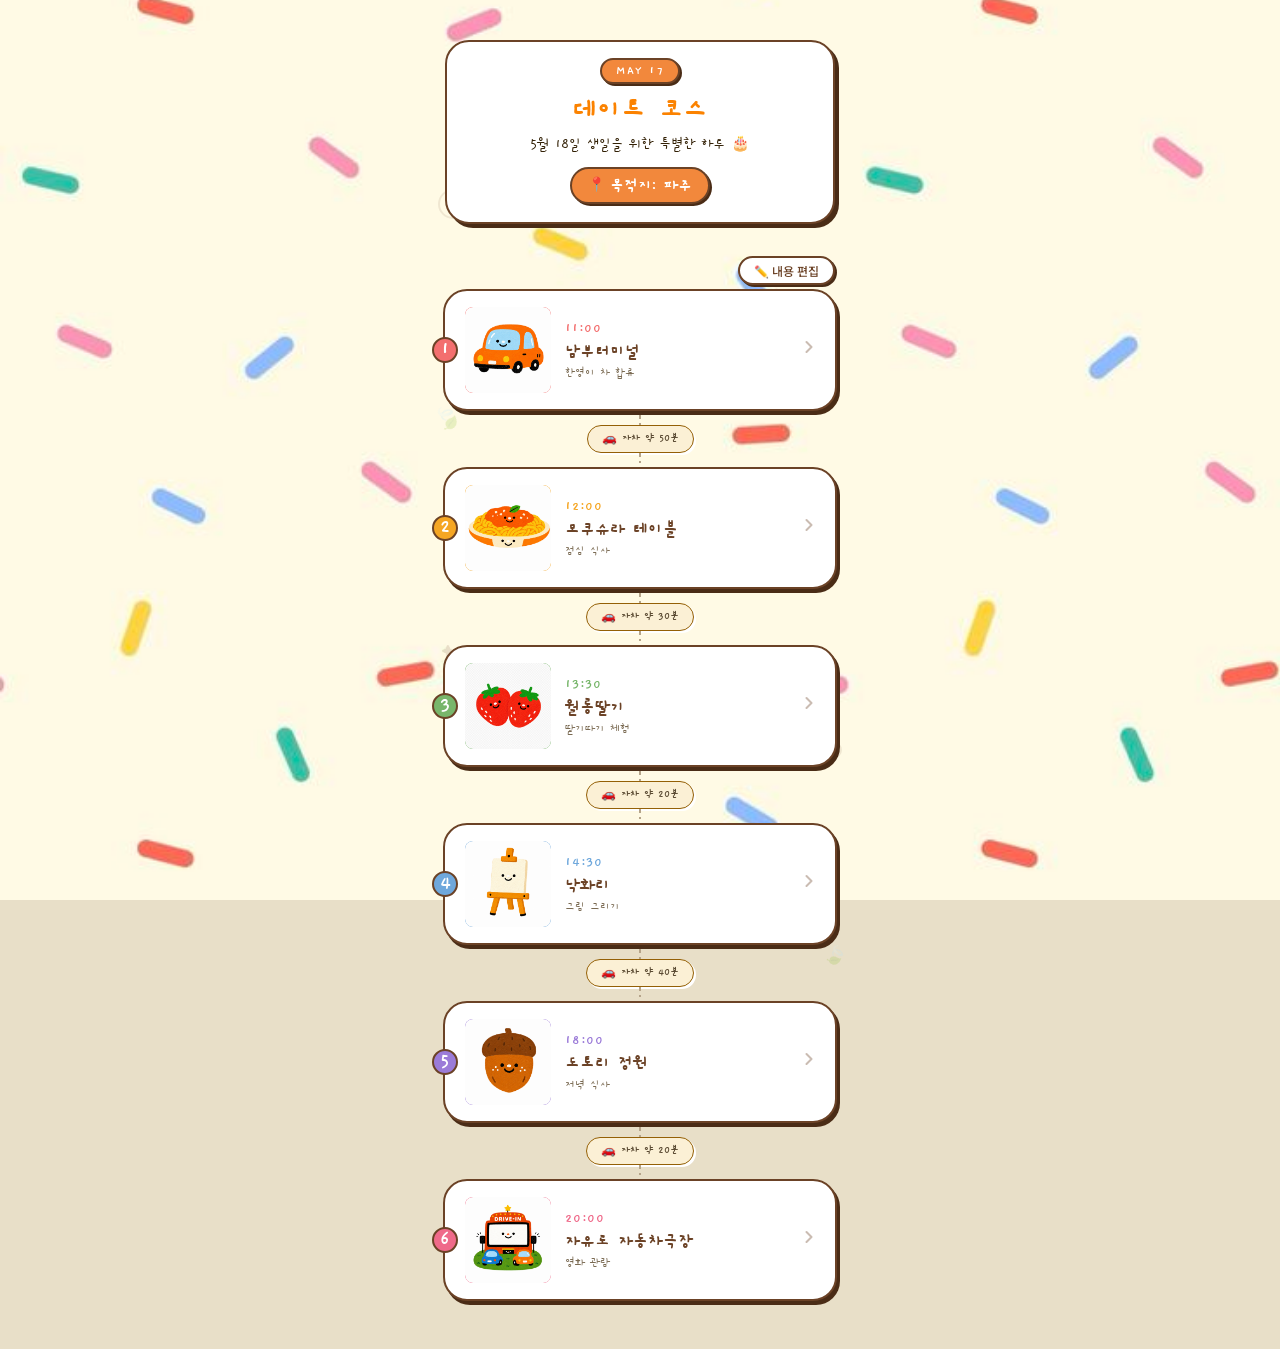
<file: index.html>
<!DOCTYPE html>
<html lang="ko">
<head>
  <meta charset="UTF-8" />
  <meta name="viewport" content="width=device-width, initial-scale=1.0, maximum-scale=1.0, user-scalable=no" />
  <title>5월 17일 데이트 코스</title>
  <link rel="preconnect" href="https://fonts.googleapis.com" />
  <link rel="preconnect" href="https://fonts.gstatic.com" crossorigin />
  <link href="https://fonts.googleapis.com/css2?family=Gaegu:wght@400;700&family=Noto+Sans+KR:wght@400;500;600;700&display=swap" rel="stylesheet" />
  <link rel="stylesheet" href="style.css" />
</head>
<body>
<div id="app">

  <!-- 메인 페이지 -->
  <div id="main-page" class="main-page">

    <!-- 배경 데코 -->
    <div class="main-deco-bg" aria-hidden="true">
      <span class="deco-asterisk" style="top:5%;left:6%;font-size:22px;">✱</span>
      <span class="deco-asterisk" style="top:8%;right:8%;font-size:14px;">✦</span>
      <span class="deco-asterisk" style="top:22%;right:5%;font-size:18px;">✱</span>
      <span class="deco-asterisk" style="top:48%;left:4%;font-size:12px;">✦</span>
      <span class="deco-asterisk" style="top:65%;right:6%;font-size:20px;">✱</span>
      <span class="deco-asterisk" style="top:80%;left:8%;font-size:14px;">✦</span>
      <span class="deco-circle-outline" style="width:30px;height:30px;top:14%;left:3%;"></span>
      <span class="deco-circle-outline" style="width:16px;height:16px;top:55%;right:3%;"></span>
      <span class="deco-leaf" style="top:30%;left:2%;font-size:22px;transform:rotate(-30deg);">🍃</span>
      <span class="deco-leaf" style="top:70%;right:2%;font-size:18px;transform:rotate(20deg);">🍃</span>
    </div>

    <!-- 헤더 -->
    <header class="main-header">
      <div class="header-title-card">
        <div class="header-date-tag">MAY 17</div>
        <h1 class="main-title">데이트 코스</h1>
        <p class="main-subtitle">5월 18일 생일을 위한 특별한 하루 🎂</p>
        <div class="destination-pill">
          <span class="pill-icon">📍</span>
          <span>목적지: 파주</span>
        </div>
      </div>
    </header>

    <!-- 편집 버튼 -->
    <div style="display:flex; justify-content:flex-end; padding: 0 20px 4px;">
      <a href="edit.html" style="
        font-family:'Noto Sans KR',sans-serif; font-size:12px; font-weight:500;
        color:var(--brown); background:#fff; border:2px solid var(--brown);
        border-radius:999px; padding:4px 14px; box-shadow:2px 2px 0 var(--brown-shadow);
        text-decoration:none; display:inline-flex; align-items:center; gap:5px;
      ">✏️ 내용 편집</a>
    </div>

    <!-- 코스 리스트 (JS 렌더링) -->
    <div id="course-list" class="course-list"></div>

    <div class="page-bottom-space"></div>
  </div>

</div>
<script src="script.js"></script>
</body>
</html>
</file>
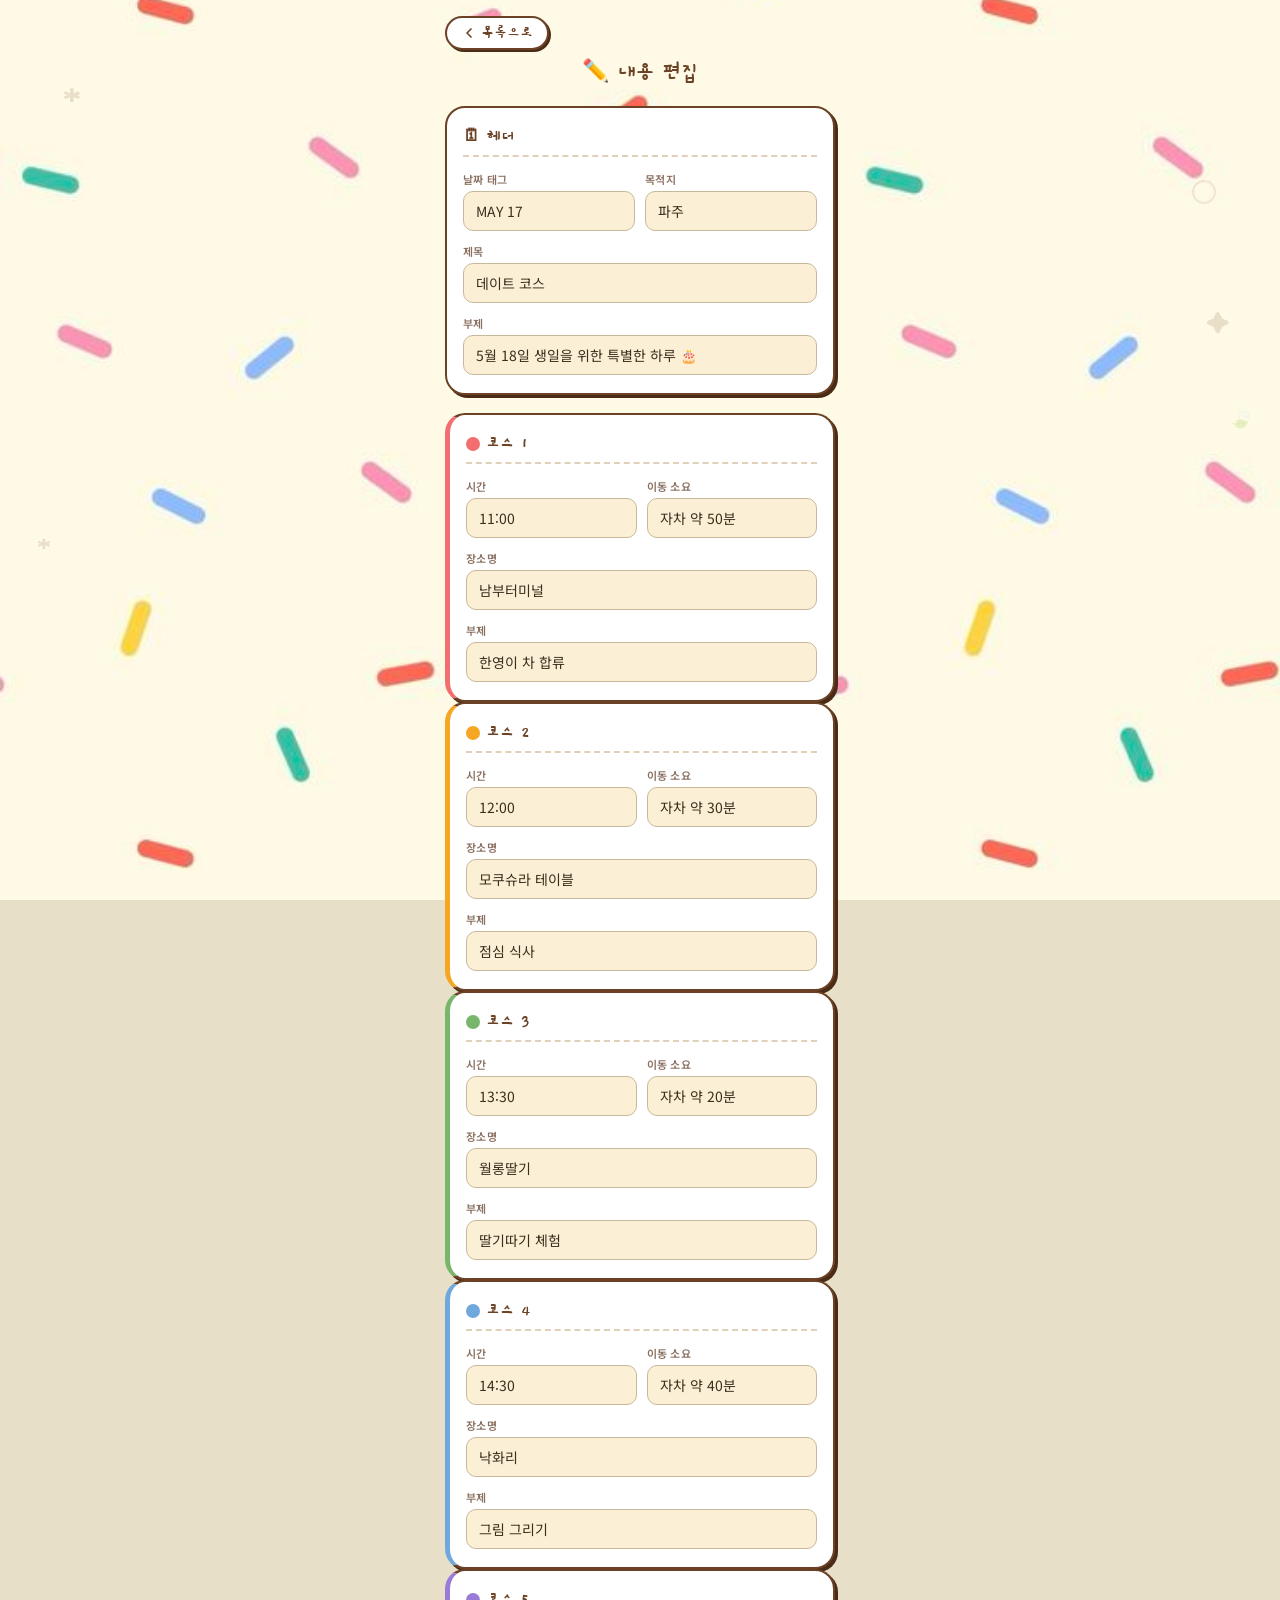
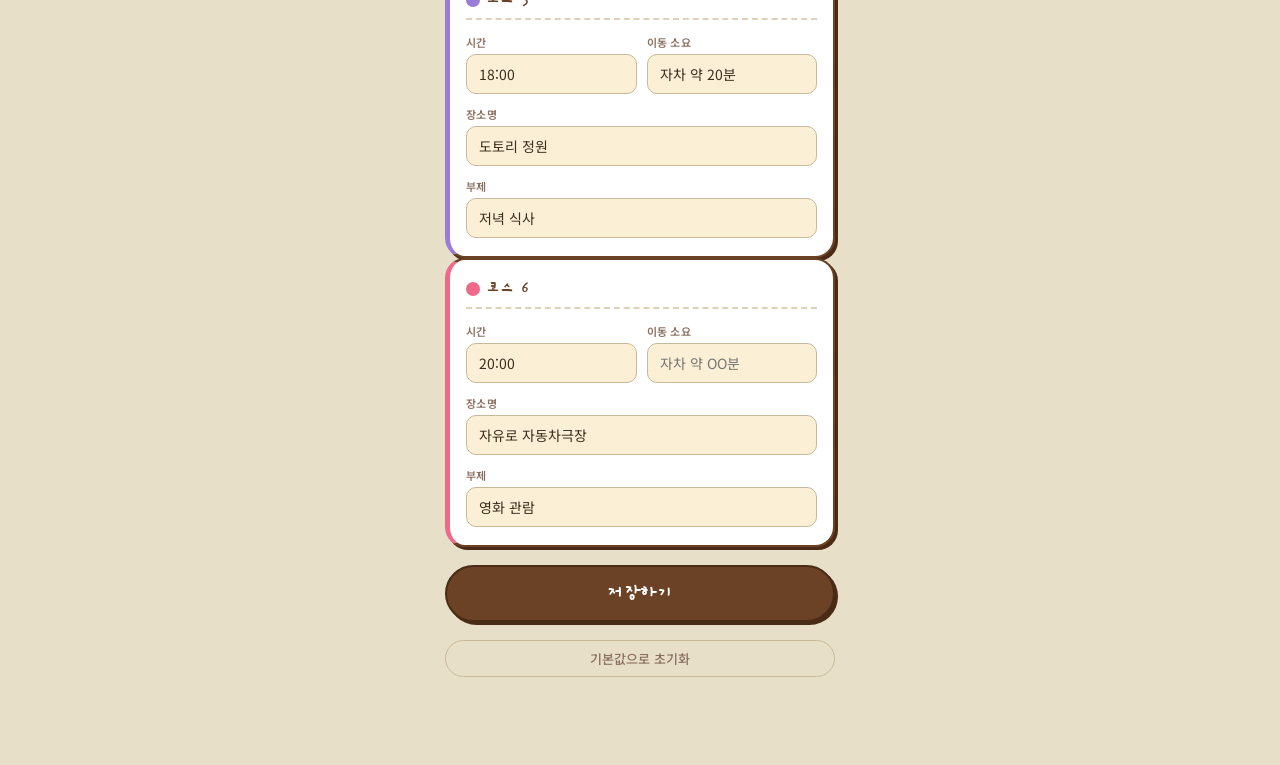
<file: edit.html>
<!DOCTYPE html>
<html lang="ko">
<head>
  <meta charset="UTF-8" />
  <meta name="viewport" content="width=device-width, initial-scale=1.0, maximum-scale=1.0, user-scalable=no" />
  <title>내용 편집 — 데이트 코스</title>
  <link rel="preconnect" href="https://fonts.googleapis.com" />
  <link rel="preconnect" href="https://fonts.gstatic.com" crossorigin />
  <link href="https://fonts.googleapis.com/css2?family=Gaegu:wght@400;700&family=Noto+Sans+KR:wght@400;500;600;700&display=swap" rel="stylesheet" />
  <link rel="stylesheet" href="style.css" />
  <style>
    .edit-page {
      padding: 20px 20px 40px;
      display: flex;
      flex-direction: column;
      gap: 18px;
    }

    .edit-top-nav {
      display: flex;
      align-items: center;
      justify-content: space-between;
      padding: 16px 20px 0;
    }

    .edit-back-btn {
      font-family: 'Gaegu', sans-serif;
      font-size: 16px;
      font-weight: 700;
      color: var(--brown);
      text-decoration: none;
      display: inline-flex;
      align-items: center;
      gap: 4px;
      background: #fff;
      border: 2px solid var(--brown);
      border-radius: 999px;
      padding: 5px 14px;
      box-shadow: 2px 2px 0 var(--brown-shadow);
    }

    .edit-page-title {
      font-family: 'Gaegu', sans-serif;
      font-size: 22px;
      font-weight: 700;
      color: var(--brown);
      text-align: center;
      padding: 8px 20px 0;
    }

    .edit-section {
      background: #fff;
      border: 2px solid var(--brown);
      border-radius: 20px;
      box-shadow: 3px 3px 0 var(--brown-shadow);
      padding: 18px 16px;
      display: flex;
      flex-direction: column;
      gap: 12px;
    }

    .edit-section-title {
      font-family: 'Gaegu', sans-serif;
      font-size: 17px;
      font-weight: 700;
      color: var(--brown);
      border-bottom: 2px dashed #e0d0b8;
      padding-bottom: 8px;
      margin-bottom: 2px;
      display: flex;
      align-items: center;
      gap: 6px;
    }

    .edit-field {
      display: flex;
      flex-direction: column;
      gap: 4px;
    }

    .edit-label {
      font-family: 'Noto Sans KR', sans-serif;
      font-size: 11px;
      font-weight: 600;
      color: #8a7060;
      letter-spacing: 0.3px;
      text-transform: uppercase;
    }

    .edit-input {
      font-family: 'Noto Sans KR', sans-serif;
      font-size: 14px;
      font-weight: 400;
      color: #3A2E1E;
      background: #FBF0D5;
      border: 1.5px solid #c8b89a;
      border-radius: 10px;
      padding: 9px 12px;
      outline: none;
      width: 100%;
      transition: border-color 0.15s, box-shadow 0.15s;
      -webkit-appearance: none;
    }

    .edit-input:focus {
      border-color: var(--brown);
      box-shadow: 0 0 0 2px rgba(107,66,38,0.15);
      background: #fff;
    }

    .course-section {
      border-left: 5px solid var(--course-color, #ccc);
    }

    .edit-row {
      display: grid;
      grid-template-columns: 1fr 1fr;
      gap: 10px;
    }

    .save-btn {
      font-family: 'Gaegu', sans-serif;
      font-size: 20px;
      font-weight: 700;
      color: #fff;
      background: var(--brown);
      border: 2px solid var(--brown-shadow);
      border-radius: 999px;
      box-shadow: 3px 3px 0 var(--brown-shadow);
      padding: 14px;
      width: 100%;
      cursor: pointer;
      letter-spacing: 0.5px;
      transition: transform 0.1s, box-shadow 0.1s;
      -webkit-appearance: none;
    }

    .save-btn:active {
      transform: translate(2px, 2px);
      box-shadow: 1px 1px 0 var(--brown-shadow);
    }

    .reset-btn {
      font-family: 'Noto Sans KR', sans-serif;
      font-size: 13px;
      font-weight: 500;
      color: #8a7060;
      background: transparent;
      border: 1.5px solid #c8b89a;
      border-radius: 999px;
      padding: 8px 20px;
      cursor: pointer;
      width: 100%;
      -webkit-appearance: none;
    }

    .toast {
      position: fixed;
      bottom: 32px;
      left: 50%;
      transform: translateX(-50%) translateY(20px);
      background: var(--brown);
      color: #fff;
      font-family: 'Noto Sans KR', sans-serif;
      font-size: 14px;
      font-weight: 500;
      padding: 10px 22px;
      border-radius: 999px;
      opacity: 0;
      transition: opacity 0.25s, transform 0.25s;
      pointer-events: none;
      white-space: nowrap;
      z-index: 999;
    }
    .toast.show {
      opacity: 1;
      transform: translateX(-50%) translateY(0);
    }
  </style>
</head>
<body>
<div id="app">

  <div class="detail-deco-bg" aria-hidden="true">
    <span class="deco-asterisk" style="top:10%;left:5%;font-size:16px;">✱</span>
    <span class="deco-asterisk" style="top:35%;right:4%;font-size:22px;">✦</span>
    <span class="deco-asterisk" style="top:60%;left:3%;font-size:12px;">✱</span>
    <span class="deco-circle-outline" style="width:24px;height:24px;top:20%;right:5%;"></span>
    <span class="deco-leaf" style="top:45%;right:2%;font-size:20px;transform:rotate(15deg);">🍃</span>
  </div>

  <div class="edit-top-nav">
    <a href="index.html" class="edit-back-btn">
      <svg width="16" height="16" viewBox="0 0 24 24" fill="none" stroke="currentColor" stroke-width="2.5" stroke-linecap="round" stroke-linejoin="round"><path d="M15 18l-6-6 6-6"/></svg>
      목록으로
    </a>
  </div>

  <p class="edit-page-title">✏️ 내용 편집</p>

  <div class="edit-page" id="edit-form">

    <!-- 헤더 섹션 -->
    <div class="edit-section">
      <div class="edit-section-title">🗓 헤더</div>

      <div class="edit-row">
        <div class="edit-field">
          <label class="edit-label">날짜 태그</label>
          <input class="edit-input" id="h-dateTag" type="text" placeholder="MAY 17" />
        </div>
        <div class="edit-field">
          <label class="edit-label">목적지</label>
          <input class="edit-input" id="h-destination" type="text" placeholder="파주" />
        </div>
      </div>

      <div class="edit-field">
        <label class="edit-label">제목</label>
        <input class="edit-input" id="h-title" type="text" placeholder="데이트 코스" />
      </div>

      <div class="edit-field">
        <label class="edit-label">부제</label>
        <input class="edit-input" id="h-subtitle" type="text" placeholder="5월 18일 생일을 위한 특별한 하루 🎂" />
      </div>
    </div>

    <!-- 코스 섹션 (JS 렌더링) -->
    <div id="courses-form"></div>

    <button class="save-btn" id="save-btn">저장하기</button>
    <button class="reset-btn" id="reset-btn">기본값으로 초기화</button>

  </div>

  <div class="page-bottom-space"></div>
</div>

<div class="toast" id="toast">저장되었어요 ✓</div>

<script>
const defaultCourses = [
  { id: 1, time: "11:00", title: "남부터미널",        subtitle: "한영이 차 합류", travelToNext: "자차 약 50분", color: "#F36F6F" },
  { id: 2, time: "12:00", title: "모쿠슈라 테이블",   subtitle: "점심 식사",      travelToNext: "자차 약 30분", color: "#F5A623" },
  { id: 3, time: "13:30", title: "월롱딸기",          subtitle: "딸기따기 체험",  travelToNext: "자차 약 20분", color: "#78B66B" },
  { id: 4, time: "14:30", title: "낙화리",            subtitle: "그림 그리기",    travelToNext: "자차 약 40분", color: "#6FA8DC" },
  { id: 5, time: "18:00", title: "도토리 정원",       subtitle: "저녁 식사",      travelToNext: "자차 약 20분", color: "#9B7BD8" },
  { id: 6, time: "20:00", title: "자유로 자동차극장", subtitle: "영화 관람",      travelToNext: "",             color: "#EF6A8A" },
];

const defaultHeader = {
  dateTag: "MAY 17",
  title: "데이트 코스",
  subtitle: "5월 18일 생일을 위한 특별한 하루 🎂",
  destination: "파주",
};

/* ── 현재 저장값 불러오기 ── */
const savedCourses = localStorage.getItem('edit_courses');
const courses = savedCourses ? JSON.parse(savedCourses) : defaultCourses;

const savedHeader = localStorage.getItem('edit_header');
const header = savedHeader ? JSON.parse(savedHeader) : defaultHeader;

/* ── 헤더 필드 채우기 ── */
document.getElementById('h-dateTag').value     = header.dateTag;
document.getElementById('h-title').value       = header.title;
document.getElementById('h-subtitle').value    = header.subtitle;
document.getElementById('h-destination').value = header.destination;

/* ── 코스 폼 렌더링 ── */
const coursesForm = document.getElementById('courses-form');
courses.forEach(function (c) {
  const sec = document.createElement('div');
  sec.className = 'edit-section course-section';
  sec.style.setProperty('--course-color', c.color);
  sec.innerHTML = `
    <div class="edit-section-title">
      <span style="display:inline-block;width:14px;height:14px;border-radius:50%;background:${c.color};flex-shrink:0;"></span>
      코스 ${c.id}
    </div>
    <div class="edit-row">
      <div class="edit-field">
        <label class="edit-label">시간</label>
        <input class="edit-input" id="c${c.id}-time" type="text" value="${c.time}" placeholder="00:00" />
      </div>
      <div class="edit-field">
        <label class="edit-label">이동 소요</label>
        <input class="edit-input" id="c${c.id}-travel" type="text" value="${c.travelToNext}" placeholder="자차 약 OO분" />
      </div>
    </div>
    <div class="edit-field">
      <label class="edit-label">장소명</label>
      <input class="edit-input" id="c${c.id}-title" type="text" value="${c.title}" />
    </div>
    <div class="edit-field">
      <label class="edit-label">부제</label>
      <input class="edit-input" id="c${c.id}-subtitle" type="text" value="${c.subtitle}" />
    </div>
  `;
  coursesForm.appendChild(sec);
});

/* ── 저장 ── */
document.getElementById('save-btn').addEventListener('click', function () {
  const newHeader = {
    dateTag:     document.getElementById('h-dateTag').value,
    title:       document.getElementById('h-title').value,
    subtitle:    document.getElementById('h-subtitle').value,
    destination: document.getElementById('h-destination').value,
  };

  const newCourses = courses.map(function (c) {
    return Object.assign({}, c, {
      time:        document.getElementById('c' + c.id + '-time').value,
      title:       document.getElementById('c' + c.id + '-title').value,
      subtitle:    document.getElementById('c' + c.id + '-subtitle').value,
      travelToNext: document.getElementById('c' + c.id + '-travel').value,
    });
  });

  localStorage.setItem('edit_header',  JSON.stringify(newHeader));
  localStorage.setItem('edit_courses', JSON.stringify(newCourses));

  showToast('저장되었어요 ✓');
  setTimeout(function () { window.location.href = 'index.html'; }, 900);
});

/* ── 초기화 ── */
document.getElementById('reset-btn').addEventListener('click', function () {
  if (!confirm('모든 내용을 기본값으로 되돌릴까요?')) return;
  localStorage.removeItem('edit_header');
  localStorage.removeItem('edit_courses');
  window.location.reload();
});

/* ── 토스트 ── */
function showToast(msg) {
  const t = document.getElementById('toast');
  t.textContent = msg;
  t.classList.add('show');
  setTimeout(function () { t.classList.remove('show'); }, 2000);
}
</script>
</body>
</html>
</file>
<file: style.css>
/* =========================================================
   Reset & Base
   ========================================================= */
*, *::before, *::after {
  box-sizing: border-box;
  margin: 0;
  padding: 0;
  -webkit-tap-highlight-color: transparent;
}

html { font-size: 16px; }

/* 브라운 계열 통일 변수 */
:root {
  --brown: #6B4226;       /* 부드러운 브라운 (기존 #1A1A1A 대체) */
  --brown-shadow: #4A2C16; /* 그림자용 진한 브라운 */
}

body {
  font-family: 'Gaegu', 'Noto Sans KR', -apple-system, BlinkMacSystemFont, 'Segoe UI', sans-serif;
  background-color: #E8DFC8;
  display: flex;
  justify-content: center;
  min-height: 100vh;
  color: var(--brown);
  -webkit-font-smoothing: antialiased;
}


/* =========================================================
   앱 컨테이너
   ========================================================= */
#app {
  width: 100%;
  max-width: 430px;
  min-height: 100vh;
  background-color: transparent;
  position: relative;
  overflow: hidden;
}

/* 배경 이미지 고정 */
body::before {
  content: '';
  position: fixed;
  inset: 0;
  background-image: url('img/bg03.png');
  background-size: cover;
  background-position: center center;
  background-repeat: no-repeat;
  z-index: -1;
}


/* =========================================================
   페이지 전환
   ========================================================= */
.page {
  display: none;
  min-height: 100vh;
  position: relative;
  z-index: 1;
}

.page.active {
  display: block;
}


/* =========================================================
   메인 페이지 래퍼
   ========================================================= */
.main-page {
  position: relative;
  min-height: 100vh;
  z-index: 1;
}

/* =========================================================
   메인 페이지 - 헤더
   ========================================================= */
.main-header {
  display: flex;
  align-items: center;
  justify-content: center;
  gap: 12px;
  padding: 40px 20px 24px;
  position: relative;
  background: none;
  border: none;
  margin-bottom: 8px;
}

/* 중앙 타이틀 카드 — 스티커 스타일 */
.header-title-card {
  flex: 1;
  background-color: #FFFFFF;
  border: 2px solid var(--brown);
  border-radius: 24px;
  box-shadow: 4px 4px 0px var(--brown-shadow);
  padding: 16px 18px 18px;
  text-align: center;
  display: flex;
  flex-direction: column;
  align-items: center;
  gap: 6px;
}

/* 날짜 태그 */
.header-date-tag {
  display: inline-block;
  background-color: #F2883C;
  color: #FFFFFF;
  font-size: 13px;
  font-weight: 700;
  letter-spacing: 1.5px;
  padding: 3px 14px;
  border-radius: 999px;
  border: 2px solid var(--brown);
  box-shadow: 2px 2px 0px var(--brown-shadow);
  margin-bottom: 2px;
}

.main-title {
  font-size: 30px;
  font-weight: 700;
  color: #fb8200;
  line-height: 1.2;
  letter-spacing: -0.3px;
}

.main-subtitle {
  font-size: 15px;
  font-weight: 400;
  color: #322005;
  line-height: 1.5;
}


/* =========================================================
   목적지 Pill
   ========================================================= */
.destination-pill {
  display: flex;
  align-items: center;
  justify-content: center;
  gap: 5px;
  width: fit-content;
  margin: 4px auto 0;
  padding: 6px 16px;
  background-color: #F2883C;
  border: 2px solid var(--brown);
  border-radius: 999px;
  box-shadow: 2px 2px 0px var(--brown-shadow);
  font-size: 17px;
  font-weight: 700;
  color: #FFFFFF;
  letter-spacing: -0.2px;
}

.pill-icon { font-size: 14px; }


/* =========================================================
   배경 데코 요소
   ========================================================= */
.main-deco-bg {
  position: absolute;
  top: 0; left: 0;
  width: 100%; height: 100%;
  pointer-events: none;
  z-index: 0;
  overflow: hidden;
}

.deco-star {
  position: absolute;
  font-style: normal;
  color: var(--brown);
  font-weight: 900;
  opacity: 0.25;
  line-height: 1;
}

.deco-asterisk {
  position: absolute;
  font-style: normal;
  font-weight: 900;
  color: var(--brown);
  pointer-events: none;
  line-height: 1;
  opacity: 0.15;
  z-index: 0;
}

.deco-circle-outline {
  position: absolute;
  border: 2px solid var(--brown);
  border-radius: 50%;
  pointer-events: none;
  opacity: 0.1;
  z-index: 0;
}

.deco-leaf {
  position: absolute;
  font-style: normal;
  pointer-events: none;
  opacity: 0.2;
  z-index: 0;
}


/* =========================================================
   코스 타임라인 리스트
   ========================================================= */
.course-list {
  padding: 0 18px;
  display: flex;
  flex-direction: column;
  align-items: center;
  position: relative;
  z-index: 1;
}

.timeline-item {
  width: 100%;
  display: flex;
  flex-direction: column;
  align-items: center;
}


/* =========================================================
   코스 카드
   ========================================================= */
.course-card {
  width: 100%;
  background-color: #FFFFFF;
  border-radius: 24px;
  border: 2px solid var(--brown);
  box-shadow: 3px 4px 0px var(--brown-shadow);
  padding: 16px 16px 16px 20px;
  display: flex;
  align-items: center;
  gap: 14px;
  cursor: pointer;
  position: relative;
  min-height: 90px;
  text-decoration: none;
  color: inherit;
  -webkit-user-select: none;
  user-select: none;
  transition: transform 0.12s ease, box-shadow 0.12s ease;
}

.course-card::before { display: none; }

.course-card:hover {
  transform: translate(-1px, -1px);
  box-shadow: 5px 5px 0px var(--brown-shadow);
}

.course-card:active {
  transform: translate(2px, 2px);
  box-shadow: 1px 2px 0px var(--brown-shadow);
}


/* =========================================================
   카드 - 이미지 영역
   ========================================================= */
.card-image-wrap {
  flex-shrink: 0;
  width: 86px;
  height: 86px;
  border-radius: 8px;
  overflow: hidden;
  background-color: var(--card-color, #F2883C);
  border: none;
  display: flex;
  align-items: center;
  justify-content: center;
  position: relative;
}

.card-image-wrap img.card-img {
  width: 100%;
  height: 100%;
  object-fit: cover;
  border-radius: 8px;
}

.card-image-wrap .card-emoji {
  font-size: 28px;
  line-height: 1;
  filter: drop-shadow(0px 1px 2px rgba(0,0,0,0.2));
}

/* 단계 번호 badge */
.card-badge {
  position: absolute;
  left: -13px;
  top: 50%;
  transform: translateY(-50%);
  width: 26px;
  height: 26px;
  border-radius: 50%;
  color: #FFFFFF;
  font-size: 20px;
  font-weight: 700;
  display: flex;
  align-items: center;
  justify-content: center;
  border: 2px solid var(--brown);
  z-index: 1;
}


/* =========================================================
   카드 - 텍스트
   ========================================================= */
.card-body {
  flex: 1;
  min-width: 0;
}

.card-time {
  font-size: 14px;
  font-weight: 700;
  color: var(--card-color, #F2883C);
  margin-bottom: 3px;
  letter-spacing: 0.8px;
}

.card-title {
  font-size: 18px;
  font-weight: 700;
  color: var(--brown);
  margin-bottom: 3px;
  white-space: nowrap;
  overflow: hidden;
  text-overflow: ellipsis;
}

.card-subtitle {
  font-size: 12px;
  font-weight: 500;
  color: #7A6A52;
  white-space: nowrap;
  overflow: hidden;
  text-overflow: ellipsis;
}

.card-arrow {
  flex-shrink: 0;
  color: var(--brown);
  opacity: 0.35;
}


/* =========================================================
   이동 시간 표시
   ========================================================= */
.travel-time-wrap {
  display: flex;
  flex-direction: column;
  align-items: center;
  padding: 4px 0;
}

.timeline-line {
  width: 2px;
  height: 10px;
  background: repeating-linear-gradient(
    to bottom,
    #B5A48A 0px, #B5A48A 4px,
    transparent 4px, transparent 8px
  );
}

.travel-time-pill {
  display: flex;
  align-items: center;
  gap: 5px;
  padding: 5px 14px;
  background-color: #FBF0D5;
  border: 1px solid #946006;
  border-radius: 999px;
  box-shadow: 2px 2px 0px #ffffff;
  font-size: 11px;
  font-weight: 600;
  color: #5A4A32;
  white-space: nowrap;
}

.travel-car-icon { font-size: 12px; }

.page-bottom-space { height: 48px; }


/* =========================================================
   상세 페이지 - 네비 (스티커 카드 스타일)
   ========================================================= */
.detail-nav {
  padding: 28px 20px 12px;
}

/* 뒤로가기 스티커 카드 */
.detail-nav-card {
  background-color: #FFFFFF;
  border: 2px solid var(--brown);
  border-radius: 20px;
  box-shadow: 4px 4px 0px var(--brown-shadow);
  padding: 12px 16px;
  display: flex;
  align-items: center;
  gap: 12px;
}

.back-btn {
  display: flex;
  align-items: center;
  gap: 5px;
  background: none;
  border: none;
  cursor: pointer;
  color: var(--brown);
  font-size: 15px;
  font-weight: 700;
  font-family: 'Gaegu', 'Noto Sans KR', sans-serif;
  padding: 0;
  transition: opacity 0.15s ease;
  flex-shrink: 0;
}

.back-btn:hover { opacity: 0.7; }
.back-btn:active { opacity: 0.5; }

/* 스티커 카드 안 구분선 */
.detail-nav-divider {
  width: 1px;
  height: 20px;
  background-color: #D4B896;
  flex-shrink: 0;
}

/* 현재 코스 정보 (뱃지 + 장소명) */
.detail-nav-info {
  display: flex;
  align-items: center;
  gap: 8px;
  flex: 1;
  min-width: 0;
}

.detail-nav-badge {
  width: 24px;
  height: 24px;
  border-radius: 50%;
  background-color: var(--detail-color, #F2883C);
  color: #FFFFFF;
  font-size: 12px;
  font-weight: 700;
  display: flex;
  align-items: center;
  justify-content: center;
  border: 2px solid var(--brown);
  flex-shrink: 0;
}

.detail-nav-title {
  font-size: 15px;
  font-weight: 700;
  color: var(--brown);
  white-space: nowrap;
  overflow: hidden;
  text-overflow: ellipsis;
}


/* =========================================================
   상세 콘텐츠
   ========================================================= */
.detail-content {
  padding: 8px 20px 28px;
}

.detail-top-row {
  display: flex;
  align-items: center;
  gap: 10px;
  margin-bottom: 10px;
}

.detail-badge {
  display: inline-flex;
  align-items: center;
  justify-content: center;
  width: 32px;
  height: 32px;
  border-radius: 50%;
  background-color: var(--detail-color, #F2883C);
  color: #FFFFFF;
  font-size: 14px;
  font-weight: 700;
  border: 2px solid var(--brown);
  box-shadow: 2px 2px 0px var(--brown-shadow);
  flex-shrink: 0;
}

.detail-time {
  font-size: 16px;
  font-weight: 700;
  color: var(--detail-color, #F2883C);
  letter-spacing: 0.8px;
}

.detail-title {
  font-size: 28px;
  font-weight: 700;
  color: var(--brown);
  line-height: 1.3;
  margin-bottom: 6px;
  letter-spacing: -0.5px;
}

.detail-subtitle {
  font-family: 'Noto Sans KR', sans-serif;
  font-size: 14px;
  font-weight: 400;
  color: #7A6A52;
  margin-bottom: 22px;
}


/* =========================================================
   상세 - 이미지 영역
   ========================================================= */
.detail-image-wrap {
  width: 100%;
  margin-bottom: 20px;
  display: flex;
  justify-content: center;
}

.detail-image-placeholder {
  width: 100%;
  aspect-ratio: 4 / 3;
  max-height: 230px;
  border-radius: 42% 58% 54% 46% / 48% 44% 56% 52%;
  background-color: var(--detail-color, #F2883C);
  border: 2px solid var(--brown);
  box-shadow: 5px 5px 0px var(--brown-shadow);
  display: flex;
  align-items: center;
  justify-content: center;
  overflow: hidden;
  position: relative;
}

/* 클릭 가능 표시 */
.detail-image-placeholder {
  cursor: pointer;
}

.detail-image-placeholder:active {
  transform: scale(0.98);
}

/* 업로드 힌트 오버레이 */
.upload-hint {
  position: absolute;
  inset: 0;
  display: flex;
  flex-direction: column;
  align-items: center;
  justify-content: center;
  gap: 6px;
  background: rgba(0, 0, 0, 0.28);
  border-radius: inherit;
  opacity: 0;
  transition: opacity 0.2s ease;
  pointer-events: none;
  z-index: 2;
}

.upload-hint-icon {
  font-size: 32px;
  line-height: 1;
  filter: drop-shadow(0 2px 4px rgba(0,0,0,0.3));
}

.upload-hint-text {
  font-family: 'Gaegu', sans-serif;
  font-size: 15px;
  font-weight: 700;
  color: #FFFFFF;
  text-shadow: 0 1px 4px rgba(0,0,0,0.4);
}

/* 기본 상태에서도 힌트를 살짝 보여줌 (사진 없을 때) */
.detail-image-placeholder.no-photo .upload-hint {
  opacity: 1;
  background: rgba(0, 0, 0, 0.15);
}

.detail-image-placeholder::after {
  content: '';
  position: absolute;
  top: 28%; right: 22%;
  width: 28px; height: 6px;
  background: rgba(255,255,255,0.6);
  border-radius: 999px;
  transform: rotate(15deg);
  box-shadow: 0 10px 0 rgba(255,255,255,0.4), 0 20px 0 rgba(255,255,255,0.25);
}

.detail-img {
  width: 100%;
  height: 100%;
  object-fit: cover;
}

.detail-img.hidden { display: none; }

.placeholder-emoji {
  font-size: 80px;
  line-height: 1;
  filter: drop-shadow(2px 3px 0px rgba(0,0,0,0.2));
  position: relative;
  z-index: 1;
}


/* =========================================================
   상세 - 안내 문구 박스
   ========================================================= */
.detail-description-box {
  background: #FFFFFF;
  border: 2px solid var(--brown);
  border-left: 5px solid var(--detail-color, #F2883C);
  border-radius: 20px;
  box-shadow: 3px 3px 0px var(--brown-shadow);
  padding: 16px 18px;
  margin-bottom: 14px;
}

.detail-description {
  font-family: 'Noto Sans KR', sans-serif;
  font-size: 14px;
  font-weight: 400;
  color: #3A2E1E;
  line-height: 1.75;
  white-space: pre-line;
}


/* =========================================================
   상세 - 정보 박스
   ========================================================= */
.detail-info-box {
  background: #FBF0D5;
  border: 2px solid var(--brown);
  border-radius: 20px;
  box-shadow: 3px 3px 0px var(--brown-shadow);
  padding: 16px 18px;
  margin-bottom: 24px;
}

.detail-meta-list {
  list-style: none;
  display: flex;
  flex-direction: column;
  gap: 10px;
}

.detail-meta-item {
  display: flex;
  align-items: flex-start;
  gap: 10px;
  font-family: 'Noto Sans KR', sans-serif;
  font-size: 14px;
  font-weight: 400;
  color: #3A2E1E;
  line-height: 1.5;
}

.meta-icon { font-size: 15px; flex-shrink: 0; margin-top: 1px; }
.meta-text { flex: 1; font-weight: 500; }

/* =========================================================
   텍스트 인라인 편집
   ========================================================= */
[contenteditable] {
  outline: none;
  border-radius: 6px;
  transition: background 0.15s, box-shadow 0.15s;
  cursor: text;
}
[contenteditable]:hover {
  background: rgba(107, 66, 38, 0.06);
}
[contenteditable]:focus {
  background: rgba(255, 255, 255, 0.85);
  box-shadow: 0 0 0 2px var(--detail-color, #F2883C);
  padding: 2px 5px;
}
.editable-hint {
  position: absolute;
  top: 6px;
  right: 10px;
  font-family: 'Noto Sans KR', sans-serif;
  font-size: 11px;
  color: var(--brown);
  opacity: 0.45;
  pointer-events: none;
  letter-spacing: -0.2px;
}
.detail-description-box,
.detail-info-box { position: relative; }


/* =========================================================
   상세 - 이전/다음 버튼
   ========================================================= */
.detail-nav-buttons {
  display: flex;
  gap: 10px;
  margin-bottom: 24px;
}

.nav-btn {
  flex: 1;
  display: flex;
  align-items: center;
  justify-content: center;
  gap: 6px;
  padding: 14px 12px;
  border-radius: 16px;
  font-family: 'Gaegu', 'Noto Sans KR', sans-serif;
  font-size: 16px;
  font-weight: 700;
  cursor: pointer;
  transition: transform 0.12s ease, box-shadow 0.12s ease;
  min-height: 52px;
  border: 2px solid var(--brown);
}

.prev-btn {
  background-color: #FFFFFF;
  color: #5A4A32;
  box-shadow: 3px 3px 0px var(--brown-shadow);
}

.prev-btn:hover:not(:disabled) {
  transform: translate(-1px, -1px);
  box-shadow: 4px 4px 0px var(--brown-shadow);
}

.prev-btn:active:not(:disabled) {
  transform: translate(2px, 2px);
  box-shadow: 1px 1px 0px var(--brown-shadow);
}

.prev-btn:disabled {
  opacity: 0.35;
  cursor: not-allowed;
  box-shadow: 2px 2px 0px var(--brown-shadow);
}

.next-btn {
  background-color: var(--detail-color, #F2883C);
  color: #FFFFFF;
  box-shadow: 3px 3px 0px var(--brown-shadow);
}

.next-btn:hover {
  transform: translate(-1px, -1px);
  box-shadow: 4px 4px 0px var(--brown-shadow);
}

.next-btn:active {
  transform: translate(2px, 2px);
  box-shadow: 1px 1px 0px var(--brown-shadow);
}


/* =========================================================
   상세 - Dot Pagination
   ========================================================= */
.dot-pagination {
  display: flex;
  justify-content: center;
  gap: 8px;
}

.dot {
  width: 10px;
  height: 10px;
  border-radius: 50%;
  background-color: #C8B89A;
  border: 2px solid var(--brown);
  cursor: pointer;
  transition: background-color 0.2s ease, width 0.2s ease, transform 0.2s ease;
}

.dot.active {
  background-color: var(--detail-color, #F2883C);
  width: 26px;
  border-radius: 999px;
  transform: scale(1.1);
}


/* =========================================================
   상세 페이지 배경 데코 (별도 HTML 파일용)
   ========================================================= */
.detail-deco-bg {
  position: fixed;
  top: 0; left: 0;
  width: 100%; height: 100%;
  pointer-events: none;
  z-index: 0;
  overflow: hidden;
}

/* a 태그로 만든 버튼 공통 처리 */
a.back-btn,
a.nav-btn {
  text-decoration: none;
  display: flex;
  align-items: center;
  justify-content: center;
}

/* 비활성 이전 버튼 (span으로 렌더링) */
span.prev-btn.disabled {
  opacity: 0.35;
  cursor: not-allowed;
  pointer-events: none;
}

/* 유틸 */
.hidden { display: none !important; }
</file>
